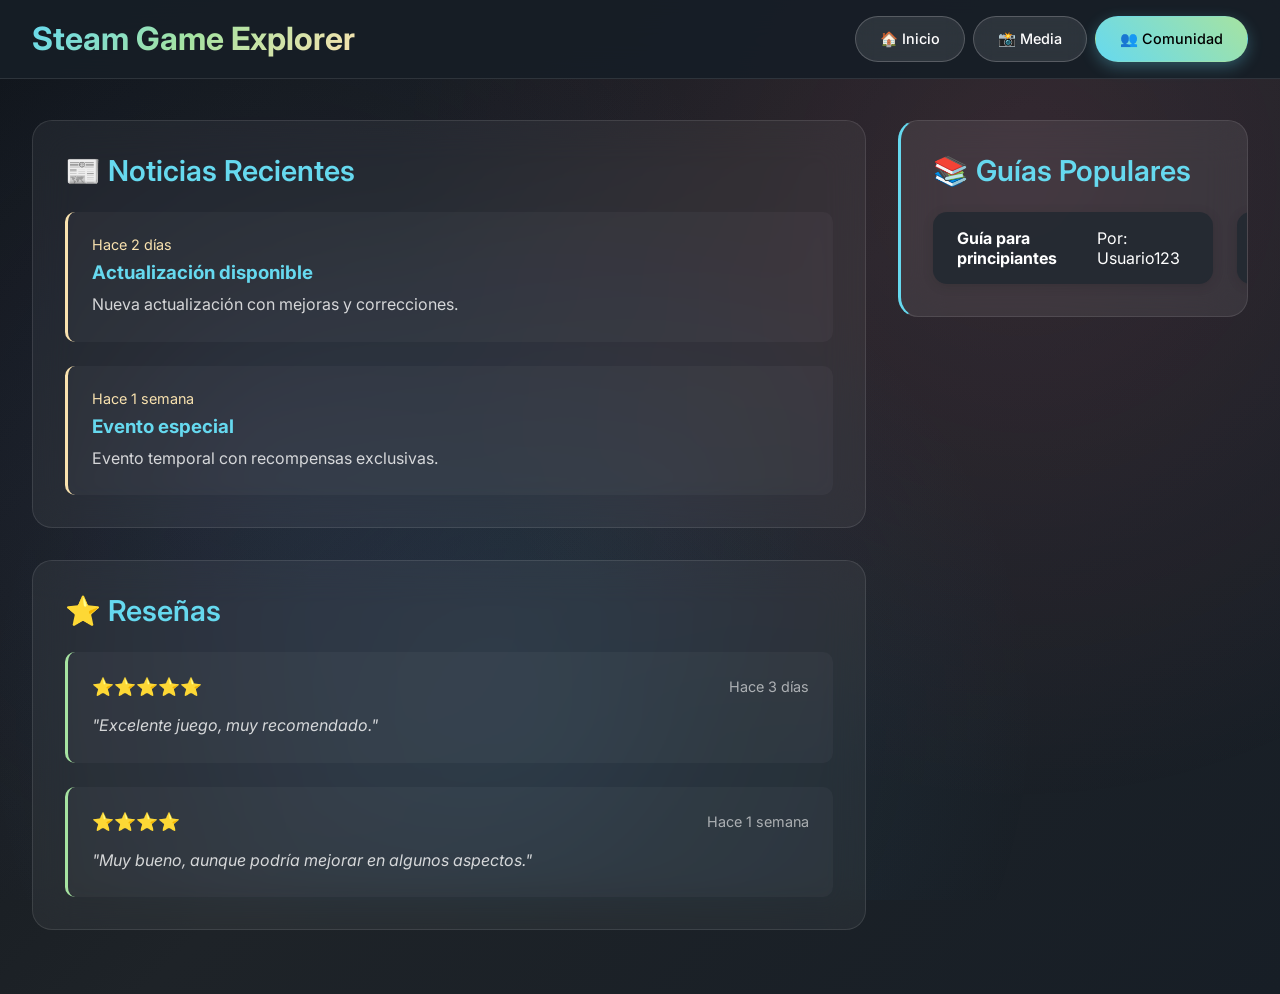
<file: pages/community.html>
<!DOCTYPE html>
<html lang="es">

<head>
    <meta charset="UTF-8">
    <meta name="viewport" content="width=device-width, initial-scale=1.0">
    <title>Steam Game Explorer</title>
    <link href="https://fonts.googleapis.com/css2?family=Inter:wght@300;400;600;700&display=swap" rel="stylesheet">
    <link rel="stylesheet" href="../styles.css">
</head>

<body>
    <!-- Header fijo con navegación -->
    <header class="header">
        <div class="header-content">
            <h1>Steam Game Explorer</h1>
            <nav class="nav-menu">
                <a href="../index.html" class="nav-btn">🏠 Inicio</a>
                <a href="../pages/media.html" class="nav-btn">📸 Media</a>
                <a href="../pages/community.html" class="nav-btn active">👥 Comunidad</a>
            </nav>
        </div>
    </header>

    <!-- Página de Comunidad -->
    <div class="page active" id="community">
        <div class="container">
            <div class="main-section">
                <div class="section">
                    <h2>📰 Noticias Recientes</h2>
                    <div class="news-list">
                        <div class="news-item">
                            <div class="news-date">Hace 2 días</div>
                            <h3>Actualización disponible</h3>
                            <p>Nueva actualización con mejoras y correcciones.</p>
                        </div>
                        <div class="news-item">
                            <div class="news-date">Hace 1 semana</div>
                            <h3>Evento especial</h3>
                            <p>Evento temporal con recompensas exclusivas.</p>
                        </div>
                    </div>
                </div>

                <div class="section">
                    <h2>⭐ Reseñas</h2>
                    <div class="reviews-container">
                        <div class="review-item">
                            <div class="review-header">
                                <span class="review-rating">⭐⭐⭐⭐⭐</span>
                                <span class="review-date">Hace 3 días</span>
                            </div>
                            <p>"Excelente juego, muy recomendado."</p>
                        </div>
                        <div class="review-item">
                            <div class="review-header">
                                <span class="review-rating">⭐⭐⭐⭐</span>
                                <span class="review-date">Hace 1 semana</span>
                            </div>
                            <p>"Muy bueno, aunque podría mejorar en algunos aspectos."</p>
                        </div>
                    </div>
                </div>
            </div>

            <div class="sidebar">
                <div class="section">
                    <h2>📚 Guías Populares</h2>
                    <div class="guide-list">
                        <div class="guide-item">
                            <h4>Guía para principiantes</h4>
                            <p>Por: Usuario123</p>
                        </div>
                        <div class="guide-item">
                            <h4>Trucos y consejos</h4>
                            <p>Por: ProGamer</p>
                        </div>
                    </div>
                </div>
            </div>
        </div>
    </div>
</body>
</html>
</file>
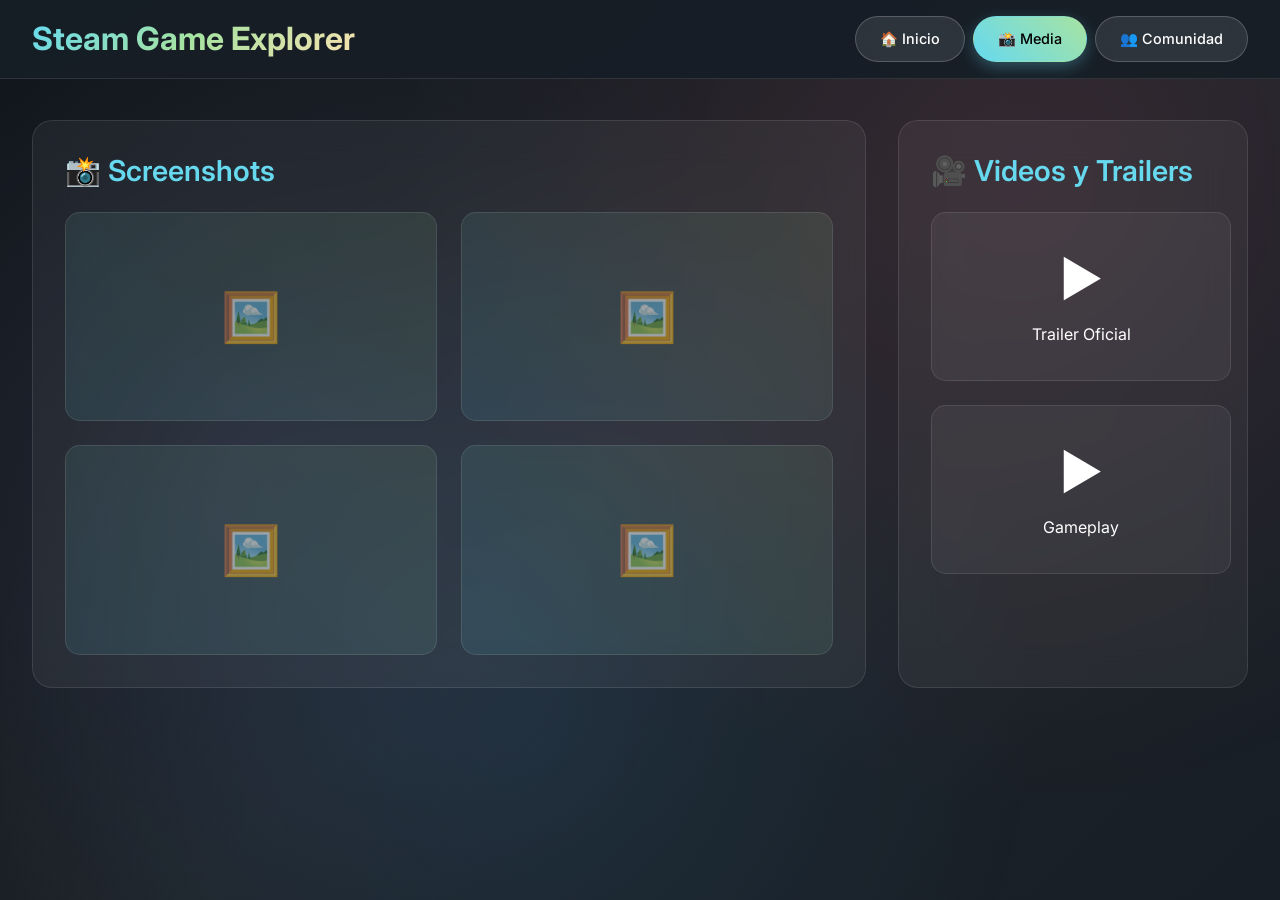
<file: pages/media.html>
<!DOCTYPE html>
<html lang="es">

<head>
    <meta charset="UTF-8">
    <meta name="viewport" content="width=device-width, initial-scale=1.0">
    <title>Steam Game Explorer</title>
    <link href="https://fonts.googleapis.com/css2?family=Inter:wght@300;400;600;700&display=swap" rel="stylesheet">
    <link rel="stylesheet" href="../styles.css">
</head>

<body>
    <!-- Header fijo con navegación -->
    <header class="header">
        <div class="header-content">
            <h1>Steam Game Explorer</h1>
            <nav class="nav-menu">
                <a href="../index.html" class="nav-btn">🏠 Inicio</a>
                <a href="../pages/media.html" class="nav-btn active">📸 Media</a>
                <a href="../pages/community.html" class="nav-btn">👥 Comunidad</a>
            </nav>
        </div>
    </header>

    <!-- Página de Media -->
    <div class="page active" id="media">
        <div class="container">
            <div class="section">
                <h2>📸 Screenshots</h2>
                <div class="gallery">
                    <div class="gallery-item">
                        <div class="gallery-placeholder">🖼️</div>
                    </div>
                    <div class="gallery-item">
                        <div class="gallery-placeholder">🖼️</div>
                    </div>
                    <div class="gallery-item">
                        <div class="gallery-placeholder">🖼️</div>
                    </div>
                    <div class="gallery-item">
                        <div class="gallery-placeholder">🖼️</div>
                    </div>
                </div>
            </div>

            <div class="section">
                <h2>🎥 Videos y Trailers</h2>
                <div class="video-grid">
                    <div class="video-item">
                        <div class="video-placeholder">
                            <span class="play-icon">▶️</span>
                            <p>Trailer Oficial</p>
                        </div>
                    </div>
                    <div class="video-item">
                        <div class="video-placeholder">
                            <span class="play-icon">▶️</span>
                            <p>Gameplay</p>
                        </div>
                    </div>
                </div>
            </div>
        </div>
    </div>
</body>

</html>
</file>
<file: styles.css>
* {
  margin: 0;
  padding: 0;
  box-sizing: border-box;
}

body {
  font-family: 'Inter', sans-serif;
  background: linear-gradient(135deg, #0f1419 0%, #1e2328 50%, #171e26 100%);
  color: #ffffff;
  min-height: 100vh;
  overflow-x: hidden;
  padding-top: 120px;
  /* Espacio para el header fijo */
}

/* Partículas de fondo animadas */
body::before {
  content: '';
  position: fixed;
  top: 0;
  left: 0;
  width: 100%;
  height: 100%;
  background-image:
    radial-gradient(circle at 20% 50%, rgba(120, 119, 198, 0.1) 0%, transparent 50%),
    radial-gradient(circle at 80% 20%, rgba(255, 99, 132, 0.1) 0%, transparent 50%),
    radial-gradient(circle at 40% 80%, rgba(54, 162, 235, 0.1) 0%, transparent 50%);
  z-index: -1;
  animation: float 20s ease-in-out infinite;
}

@keyframes float {

  0%,
  100% {
    transform: translateY(0px);
  }

  50% {
    transform: translateY(-20px);
  }
}

/* Header fijo */
.header {
  position: fixed;
  top: 0;
  left: 0;
  right: 0;
  background: rgba(23, 30, 38, 0.95);
  backdrop-filter: blur(20px);
  border-bottom: 1px solid rgba(255, 255, 255, 0.1);
  z-index: 1000;
  padding: 1rem 0;
}

.header-content {
  max-width: 1400px;
  margin: 0 auto;
  padding: 0 2rem;
  display: flex;
  justify-content: space-between;
  align-items: center;
  flex-wrap: wrap;
  gap: 1rem;
}

.header h1 {
  font-size: 2rem;
  font-weight: 700;
  background: linear-gradient(135deg, #66d9ef 0%, #a6e3a1 50%, #f9e2af 100%);
  -webkit-background-clip: text;
  -webkit-text-fill-color: transparent;
  background-clip: text;
  animation: glow 3s ease-in-out infinite alternate;
}

@keyframes glow {
  from {
    filter: drop-shadow(0 0 20px rgba(102, 217, 239, 0.3));
  }

  to {
    filter: drop-shadow(0 0 30px rgba(166, 227, 161, 0.5));
  }
}

/* Navegación */
.nav-menu {
  display: flex;
  gap: 0.5rem;
  flex-wrap: wrap;
}

.nav-btn {
  background: rgba(255, 255, 255, 0.1);
  border: 1px solid rgba(255, 255, 255, 0.2);
  color: white;
  padding: 0.8rem 1.5rem;
  border-radius: 25px;
  cursor: pointer;
  transition: all 0.3s ease;
  font-size: 0.9rem;
  font-weight: 500;
  backdrop-filter: blur(10px);
  text-decoration: none;
}

.nav-btn:hover {
  background: rgba(102, 217, 239, 0.2);
  border-color: #66d9ef;
  transform: translateY(-2px);
}

.nav-btn.active {
  background: linear-gradient(45deg, #66d9ef, #a6e3a1);
  color: #000;
  border-color: transparent;
  box-shadow: 0 5px 15px rgba(102, 217, 239, 0.3);
}

/* Sistema de páginas */
.page {
  display: none;
  min-height: calc(100vh - 120px);
}

.page.active {
  display: block;
}

/* Sección de búsqueda */
.search-section {
  padding: 2rem 0 1rem;
}

.search-bar {
  display: flex;
  justify-content: center;
  padding: 0 2rem;
  gap: 1rem;
  max-width: 700px;
  margin: 0 auto;
}

.search-bar input {
  flex: 1;
  padding: 1.2rem 2rem;
  background: rgba(255, 255, 255, 0.1);
  border: 2px solid rgba(255, 255, 255, 0.2);
  border-radius: 50px;
  color: white;
  font-size: 1.1rem;
  outline: none;
  transition: all 0.3s ease;
  backdrop-filter: blur(10px);
}

.search-bar input:focus {
  border-color: #66d9ef;
  box-shadow: 0 0 30px rgba(102, 217, 239, 0.3);
  transform: translateY(-2px);
}

.search-bar input::placeholder {
  color: rgba(255, 255, 255, 0.6);
}

.search-btn {
  background: linear-gradient(45deg, #66d9ef, #a6e3a1);
  border: none;
  border-radius: 50px;
  padding: 1.2rem 2rem;
  color: #000;
  font-size: 1.1rem;
  cursor: pointer;
  transition: all 0.3s ease;
  font-weight: 600;
}

.search-btn:hover {
  transform: translateY(-2px);
  box-shadow: 0 10px 25px rgba(102, 217, 239, 0.3);
}

.m-2rem {
  margin: 2rem;
}

/* Tab Bar Styles */
.tab-bar {
  display: flex;
  gap: 1rem;
  margin-bottom: 2rem;
  background: rgba(255,255,255,0.03);
  border-radius: 15px;
  padding: 0.5rem 1rem;
  overflow-x: auto;
  justify-content: center;
}

.tab-btn {
  background: none;
  border: none;
  color: #a6e3a1;
  font-size: 1rem;
  font-weight: 600;
  padding: 0.8rem 1.5rem;
  border-radius: 25px;
  cursor: pointer;
  transition: background 0.2s, color 0.2s;
}

.tab-btn.active, .tab-btn:hover {
  background: linear-gradient(45deg, #66d9ef, #a6e3a1);
  color: #000;
}

/* Container principal */
.container {
  display: grid;
  grid-template-columns: 1fr 350px;
  gap: 2rem;
  max-width: 1400px;
  margin: 0 auto;
  padding: 0 2rem 4rem;
}

.main-section {
  display: flex;
  flex-direction: column;
  gap: 2rem;
}

/* Secciones */
.section {
  background: rgba(255, 255, 255, 0.05);
  backdrop-filter: blur(20px);
  border: 1px solid rgba(255, 255, 255, 0.1);
  border-radius: 20px;
  padding: 2rem;
  transition: all 0.3s ease;
  position: relative;
  overflow: hidden;
}

.section::before {
  content: '';
  position: absolute;
  top: 0;
  left: 0;
  right: 0;
  height: 3px;
  background: linear-gradient(90deg, #66d9ef, #a6e3a1, #f9e2af);
  opacity: 0;
  transition: opacity 0.3s ease;
}

.section:hover {
  transform: translateY(-5px);
  box-shadow: 0 20px 40px rgba(0, 0, 0, 0.3);
  border-color: rgba(102, 217, 239, 0.3);
}

.section:hover::before {
  opacity: 1;
}

.section h2 {
  font-size: 1.8rem;
  font-weight: 600;
  margin-bottom: 1.5rem;
  color: #66d9ef;
  display: flex;
  align-items: center;
  gap: 0.5rem;
}

/* Página de inicio específica */
.welcome-section {
  display: flex;
  flex-direction: column;
  gap: 2rem;
  grid-column: 1 / -1;
}

.featured-game {
  margin-bottom: 2rem;
}

.featured-content {
  display: grid;
  grid-template-columns: 300px 1fr;
  gap: 2rem;
  align-items: center;
}

.featured-image {
  aspect-ratio: 16/9;
  background: linear-gradient(45deg, rgba(102, 217, 239, 0.1), rgba(166, 227, 161, 0.1));
  border-radius: 15px;
  border: 1px solid rgba(255, 255, 255, 0.1);
  display: flex;
  align-items: center;
  justify-content: center;
}

.game-placeholder {
  text-align: center;
}

.game-icon {
  font-size: 4rem;
  opacity: 0.5;
}

.featured-info h3 {
  font-size: 2rem;
  margin-bottom: 1rem;
  color: #a6e3a1;
}

.featured-tags {
  display: flex;
  gap: 0.5rem;
  flex-wrap: wrap;
  margin-top: 1rem;
}

/* Grid de estadísticas */
.stats-grid {
  display: grid;
  grid-template-columns: repeat(auto-fit, minmax(250px, 1fr));
  gap: 1.5rem;
}

.stat-card {
  background: rgba(255, 255, 255, 0.03);
  border: 1px solid rgba(255, 255, 255, 0.1);
  border-radius: 15px;
  padding: 2rem;
  display: flex;
  align-items: center;
  gap: 1.5rem;
  transition: all 0.3s ease;
  cursor: pointer;
}

.stat-card:hover {
  background: rgba(255, 255, 255, 0.08);
  transform: translateY(-5px);
  box-shadow: 0 10px 25px rgba(0, 0, 0, 0.2);
}

.stat-icon {
  font-size: 3rem;
  opacity: 0.8;
}

.stat-info h3 {
  color: #66d9ef;
  margin-bottom: 0.5rem;
}

/* Detalles del juego */
.game-details {
  display: flex;
  flex-direction: column;
  gap: 1rem;
}

.detail-item {
  display: flex;
  justify-content: space-between;
  padding: 1rem;
  background: rgba(255, 255, 255, 0.03);
  border-radius: 10px;
  border-left: 3px solid #a6e3a1;
}

.detail-item strong {
  color: #66d9ef;
}

/* Requisitos del sistema */
.requirements-grid {
  display: grid;
  grid-template-columns: 1fr 1fr;
  gap: 2rem;
}

.req-section h3 {
  color: #a6e3a1;
  margin-bottom: 1rem;
  font-size: 1.2rem;
}

/* Gallery para screenshots */
.gallery {
  display: grid;
  grid-template-columns: repeat(auto-fit, minmax(250px, 1fr));
  gap: 1.5rem;
  margin-top: 1rem;
}

.gallery-item {
  aspect-ratio: 16/9;
  background: linear-gradient(45deg, rgba(102, 217, 239, 0.1), rgba(166, 227, 161, 0.1));
  border-radius: 15px;
  border: 1px solid rgba(255, 255, 255, 0.1);
  transition: all 0.3s ease;
  cursor: pointer;
  position: relative;
  overflow: hidden;
  display: flex;
  align-items: center;
  justify-content: center;
}

.gallery-item:hover {
  transform: scale(1.05);
  box-shadow: 0 10px 30px rgba(102, 217, 239, 0.2);
}

.gallery-placeholder {
  font-size: 3rem;
  opacity: 0.5;
}

/* Videos */
.video-grid {
  display: grid;
  grid-template-columns: repeat(auto-fit, minmax(300px, 1fr));
  gap: 1.5rem;
}

.video-item {
  aspect-ratio: 16/9;
  background: rgba(255, 255, 255, 0.05);
  border-radius: 15px;
  border: 1px solid rgba(255, 255, 255, 0.1);
  display: flex;
  flex-direction: column;
  align-items: center;
  justify-content: center;
  cursor: pointer;
  transition: all 0.3s ease;
}

.video-item:hover {
  background: rgba(255, 255, 255, 0.1);
  transform: translateY(-5px);
}

.video-placeholder {
  text-align: center;
}

.play-icon {
  font-size: 3rem;
  margin-bottom: 1rem;
  display: block;
}

/* Sidebar */
.sidebar {
  display: flex;
  flex-direction: column;
  gap: 2rem;
}

.sidebar .section {
  background: rgba(255, 255, 255, 0.08);
  border-left: 3px solid #66d9ef;
}

/* Enlaces externos */
.external-link {
  display: flex;
  align-items: center;
  gap: 1rem;
  padding: 1rem;
  background: rgba(255, 255, 255, 0.05);
  border-radius: 10px;
  margin-bottom: 1rem;
  text-decoration: none;
  color: white;
  transition: all 0.3s ease;
  border: 1px solid rgba(255, 255, 255, 0.1);
}

.external-link:hover {
  background: rgba(102, 217, 239, 0.1);
  transform: translateX(5px);
  border-color: #66d9ef;
}

/* Cards para juegos similares */
.similar-games-grid {
  display: grid;
  grid-template-columns: repeat(auto-fit, minmax(280px, 1fr));
  gap: 1.5rem;
}

.game-card {
  background: rgba(255, 255, 255, 0.05);
  border-radius: 15px;
  padding: 1.5rem;
  border: 1px solid rgba(255, 255, 255, 0.1);
  transition: all 0.3s ease;
  cursor: pointer;
  display: flex;
  flex-direction: column;
  gap: 1rem;
}

.game-card:hover {
  background: rgba(255, 255, 255, 0.1);
  transform: translateY(-5px);
  box-shadow: 0 15px 30px rgba(0, 0, 0, 0.2);
  border-color: rgba(102, 217, 239, 0.3);
}

.game-image {
  /* aspect-ratio: 16/9; */
  background: linear-gradient(45deg, rgba(102, 217, 239, 0.1), rgba(166, 227, 161, 0.1));
  border-radius: 10px;
  display: flex;
  align-items: center;
  justify-content: center;
  font-size: 3rem;
  opacity: 0.7;
}

.game-image img {
  width: 100%;
  height: auto;
  object-fit: contain;
  display: block;
  border-radius: 0.5rem;
}

.game-info h3 {
  color: #66d9ef;
  margin-bottom: 0.5rem;
  font-size: 1.3rem;
}

.game-info p {
  color: rgba(255, 255, 255, 0.8);
  margin-bottom: 1rem;
  line-height: 1.5;
}

.game-rating {
  font-size: 1.1rem;
}

/* Tags */
.tag {
  display: inline-block;
  background: linear-gradient(45deg, #66d9ef, #a6e3a1);
  color: #000;
  padding: 0.5rem 1rem;
  border-radius: 25px;
  margin: 0.25rem;
  font-size: 0.9rem;
  font-weight: 600;
  transition: all 0.3s ease;
}

.tag:hover {
  transform: translateY(-2px);
  box-shadow: 0 5px 15px rgba(102, 217, 239, 0.3);
}

.tags-container {
  display: flex;
  flex-wrap: wrap;
  gap: 0.5rem;
  margin-top: 1rem;
}

/* Elementos de contenido placeholder */
.content-placeholder {
  background: rgba(255, 255, 255, 0.03);
  border-radius: 10px;
  padding: 1.5rem;
  margin: 1rem 0;
  border-left: 3px solid #a6e3a1;
  position: relative;
  overflow: hidden;
}

.content-placeholder::before {
  content: '';
  position: absolute;
  top: 0;
  left: 0;
  right: 0;
  bottom: 0;
  background: linear-gradient(90deg, transparent, rgba(255, 255, 255, 0.03), transparent);
  animation: shimmer 2s infinite;
}

@keyframes shimmer {
  0% {
    transform: translateX(-100%);
  }

  100% {
    transform: translateX(100%);
  }
}

/* Noticias */
.news-filter {
  display: flex;
  gap: 1rem;
  margin-bottom: 1.5rem;
  justify-content: flex-start;
}

.news-type-btn {
  background: none;
  border: none;
  color: #a6e3a1;
  font-size: 1rem;
  font-weight: 600;
  padding: 0.7rem 1.4rem;
  border-radius: 25px;
  cursor: pointer;
  transition: background 0.2s, color 0.2s;
}

.news-type-btn.active,
.news-type-btn:hover {
  background: linear-gradient(45deg, #66d9ef, #a6e3a1);
  color: #000;
}

.news-list {
  display: flex;
  flex-direction: column;
  gap: 1.5rem;
}

.news-item {
  background: rgba(255, 255, 255, 0.03);
  border-radius: 10px;
  padding: 1.5rem;
  border-left: 3px solid #f9e2af;
  transition: all 0.3s ease;
}

.news-item:hover {
  background: rgba(255, 255, 255, 0.08);
  transform: translateX(5px);
}

.news-date {
  color: #f9e2af;
  font-size: 0.9rem;
  margin-bottom: 0.5rem;
}

.news-item h3 {
  color: #66d9ef;
  margin-bottom: 0.5rem;
}

.news-item p {
  color: rgba(255, 255, 255, 0.8);
  line-height: 1.6;
}

/* Dropdown para filtro de guías */
.tab-select {
  background: rgba(255,255,255,0.08);
  border: 1px solid #66d9ef;
  color: #a6e3a1;
  padding: 0.6rem 1.2rem;
  border-radius: 25px;
  font-size: 1rem;
  font-weight: 500;
  outline: none;
  transition: border 0.2s, box-shadow 0.2s;
  margin-left: 0.5rem;
  cursor: pointer;
  box-shadow: none;
}

.tab-select:focus {
  border-color: #a6e3a1;
  box-shadow: 0 0 8px #66d9ef55;
  background: rgba(255,255,255,0.08);
}

.tab-select option {
  background: #232b36;
  color: #a6e3a1;
}

/* Guías */
.guide-list {
  display: grid;
  grid-template-columns: repeat(4, minmax(280px, 1fr));
  gap: 1.5rem;
  margin-top: 1rem;
}

.guide-item {
  display: flex;
  align-items: flex-start;
  background: rgba(34, 40, 49, 0.85);
  border-radius: 14px;
  padding: 1rem 1.5rem;
  box-shadow: 0 2px 12px 0 rgba(0,0,0,0.12);
  transition: background 0.2s;
  overflow-wrap: anywhere;
}

.guide-item:hover {
  background: rgba(102, 217, 239, 0.08);
}

.guide-img {
  min-width: 64px;
  min-height: 64px;
  margin-right: 1.5rem;
  display: flex;
  align-items: center;
  justify-content: center;
}

.guide-img img {
  width: 64px;
  height: 64px;
  border-radius: 10px;
  object-fit: cover;
  box-shadow: 0 2px 8px #0003;
  background: #232b36;
}

.guide-info {
  flex: 1;
}

.guide-title {
  color: #a6e3a1;
  font-size: 1.1rem;
  margin: 0 0 0.5rem 0;
  font-weight: 600;
}

.guide-content {
  color: #cdd6f4;
  font-size: 0.98rem;
  margin: 0;
}

.guide-tab-btn {
  background: none;
  border: none;
  color: #a6e3a1;
  font-size: 1rem;
  font-weight: 600;
  padding: 0.8rem 1.5rem;
  border-radius: 25px;
  cursor: pointer;
  transition: background 0.2s, color 0.2s;
}

.guide-tab-btn.active, .guide-tab-btn:hover {
  background: linear-gradient(45deg, #66d9ef, #a6e3a1);
  color: #000;
}

/* Reseñas */
.reviews-container {
  display: flex;
  flex-direction: column;
  gap: 1.5rem;
}

.review-item {
  background: rgba(255, 255, 255, 0.03);
  border-radius: 10px;
  padding: 1.5rem;
  border-left: 3px solid #a6e3a1;
  overflow-wrap: anywhere;
  transition: all 0.3s ease;
}

.review-item:hover {
  background: rgba(255, 255, 255, 0.08);
  transform: translateX(5px);
}

.review-header {
  display: flex;
  justify-content: space-between;
  align-items: center;
  margin-bottom: 1rem;
}

.review-rating {
  font-size: 1.1rem;
}

.review-date {
  color: rgba(255, 255, 255, 0.6);
  font-size: 0.9rem;
}

.review-item p {
  color: rgba(255, 255, 255, 0.8);
  line-height: 1.6;
  font-style: italic;
}

/* Artwork */
.artwork {
  display: grid;
  grid-template-columns: repeat(4, minmax(280px, 1fr));
  gap: 1.5rem;
  margin-top: 1rem;
}

.artwork-img {
  width: 100%;
  max-width: 340px;
  max-height: 220px;
  aspect-ratio: 16/9;
  object-fit: cover;
  border-radius: 16px;
  box-shadow: 0 4px 24px rgba(102, 217, 239, 0.10), 0 1.5px 8px rgba(0,0,0,0.18);
  border: 2px solid rgba(102, 217, 239, 0.18);
  background: linear-gradient(135deg, rgba(102,217,239,0.08), rgba(166,227,161,0.08));
  transition: transform 0.25s, box-shadow 0.25s, border-color 0.25s;
  margin: 0 auto;
  display: block;
}

.artwork-img:hover {
  transform: scale(1.04) translateY(-4px);
  box-shadow: 0 8px 32px rgba(102, 217, 239, 0.18), 0 4px 16px rgba(0,0,0,0.22);
  border-color: #66d9ef;
  cursor: pointer;
}

.artwork-modal-overlay {
  position: fixed;
  inset: 0;
  background: rgba(20, 24, 32, 0.92);
  z-index: 9999;
  display: flex;
  align-items: center;
  justify-content: center;
  animation: fadeInUp 0.3s;
}

.artwork-modal-img {
  max-width: 90vw;
  max-height: 85vh;
  border-radius: 18px;
  box-shadow: 0 8px 40px #66d9ef55, 0 2px 12px #000a;
  border: 3px solid #66d9ef;
  background: #181c23;
  object-fit: contain;
  animation: fadeInUp 0.3s;
}

.artwork-modal-close {
  position: absolute;
  top: 2.5rem;
  right: 3rem;
  font-size: 2.5rem;
  color: #a6e3a1;
  background: none;
  border: none;
  cursor: pointer;
  z-index: 10001;
  transition: color 0.2s;
}

.artwork-modal-close:hover {
  color: #f38ba8;
}

.artwork-tab-btn {
  background: none;
  border: none;
  color: #a6e3a1;
  font-size: 1rem;
  font-weight: 600;
  padding: 0.8rem 1.5rem;
  border-radius: 25px;
  cursor: pointer;
  transition: background 0.2s, color 0.2s;
}

.artwork-tab-btn.active, .artwork-tab-btn:hover {
  background: linear-gradient(45deg, #66d9ef, #a6e3a1);
  color: #000;
}

/* Recomendaciones */
.recommendations {
  display: flex;
  flex-direction: column;
  gap: 1.5rem;
}

.recommendation-item {
  display: flex;
  align-items: center;
  gap: 1.5rem;
  background: rgba(255, 255, 255, 0.03);
  border-radius: 15px;
  padding: 1.5rem;
  border: 1px solid rgba(255, 255, 255, 0.1);
  transition: all 0.3s ease;
}

.recommendation-item:hover {
  background: rgba(255, 255, 255, 0.08);
  transform: translateY(-2px);
  box-shadow: 0 10px 25px rgba(0, 0, 0, 0.1);
}

.rec-icon {
  font-size: 2.5rem;
  opacity: 0.8;
}

.rec-content h4 {
  color: #66d9ef;
  margin-bottom: 0.5rem;
}

.rec-content p {
  color: rgba(255, 255, 255, 0.7);
  line-height: 1.5;
}

/* Responsive Design */
@media (max-width: 1024px) {
  .container {
    grid-template-columns: 1fr;
    padding: 0 1rem 2rem;
  }

  .welcome-section {
    grid-column: 1;
  }

  .featured-content {
    grid-template-columns: 1fr;
    text-align: center;
  }

  .stats-grid {
    grid-template-columns: 1fr;
  }

  .requirements-grid {
    grid-template-columns: 1fr;
  }
}

@media (max-width: 768px) {
  body {
    padding-top: 140px;
  }

  .header-content {
    flex-direction: column;
    text-align: center;
    gap: 1.5rem;
  }

  .header h1 {
    font-size: 1.8rem;
  }

  .nav-menu {
    justify-content: center;
  }

  .nav-btn {
    padding: 0.6rem 1.2rem;
    font-size: 0.8rem;
  }

  .search-bar {
    flex-direction: column;
    gap: 1rem;
  }

  .search-btn {
    padding: 1rem 2rem;
  }

  .section {
    padding: 1.5rem;
  }

  .section h2 {
    font-size: 1.5rem;
  }

  .gallery {
    grid-template-columns: 1fr;
  }

  .video-grid {
    grid-template-columns: 1fr;
  }

  .similar-games-grid {
    grid-template-columns: 1fr;
  }
}

@media (max-width: 480px) {
  body {
    padding-top: 160px;
  }

  .header {
    padding: 0.5rem 0;
  }

  .header-content {
    padding: 0 1rem;
  }

  .nav-menu {
    flex-wrap: wrap;
    gap: 0.5rem;
  }

  .nav-btn {
    padding: 0.5rem 1rem;
    font-size: 0.75rem;
  }

  .search-bar {
    padding: 0 1rem;
  }

  .container {
    padding: 0 0.5rem 2rem;
  }

  .section {
    padding: 1rem;
  }

  .featured-content {
    gap: 1rem;
  }

  .detail-item {
    flex-direction: column;
    gap: 0.5rem;
  }
}

/* Efectos de scroll suave */
html {
  scroll-behavior: smooth;
}

/* Scrollbar personalizada */
::-webkit-scrollbar {
  width: 8px;
}

::-webkit-scrollbar-track {
  background: rgba(255, 255, 255, 0.1);
}

::-webkit-scrollbar-thumb {
  background: linear-gradient(45deg, #66d9ef, #a6e3a1);
  border-radius: 10px;
}

::-webkit-scrollbar-thumb:hover {
  background: linear-gradient(45deg, #a6e3a1, #f9e2af);
}

/* Animaciones adicionales */
@keyframes fadeInUp {
  from {
    opacity: 0;
    transform: translateY(30px);
  }

  to {
    opacity: 1;
    transform: translateY(0);
  }
}

.fade-in-up {
  animation: fadeInUp 0.6s ease forwards;
}

/* Estados de carga */
.loading {
  position: relative;
  overflow: hidden;
}

.loading::after {
  content: '';
  position: absolute;
  top: 0;
  left: 0;
  right: 0;
  bottom: 0;
  background: linear-gradient(90deg, transparent, rgba(255, 255, 255, 0.1), transparent);
  animation: loading-shimmer 1.5s infinite;
}

@keyframes loading-shimmer {
  0% {
    transform: translateX(-100%);
  }

  100% {
    transform: translateX(100%);
  }
}

.loader-overlay {
  position: fixed;
  inset: 0;
  /* background: linear-gradient(to bottom right, #0e0f23, #1a1b3f); */
  display: flex;
  justify-content: center;
  align-items: center;
  z-index: 9999;
}

.spinner {
  width: 64px;
  height: 64px;
  border: 6px solid rgba(255, 255, 255, 0.2);
  border-top-color: #00ffe0;
  border-radius: 50%;
  animation: spin 1s ease-in-out infinite;
  box-shadow: 0 0 20px #00ffe099;
}

@keyframes spin {
  to {
    transform: rotate(360deg);
  }
}

.detail-item {
  display: flex;
  align-items: flex-start;
  justify-content: center;
  flex-direction: column;
}

#saveGame {
  width: 100%;
}

.similares-container{
  display: flex;
  flex-direction: column;

}
#featured-news > b {
  color: lightgray;
  display: inline-block;
  width: 100%;
  font-size: 1.5rem;
  margin: 20px 0;
  text-align: center;
}
</file>
